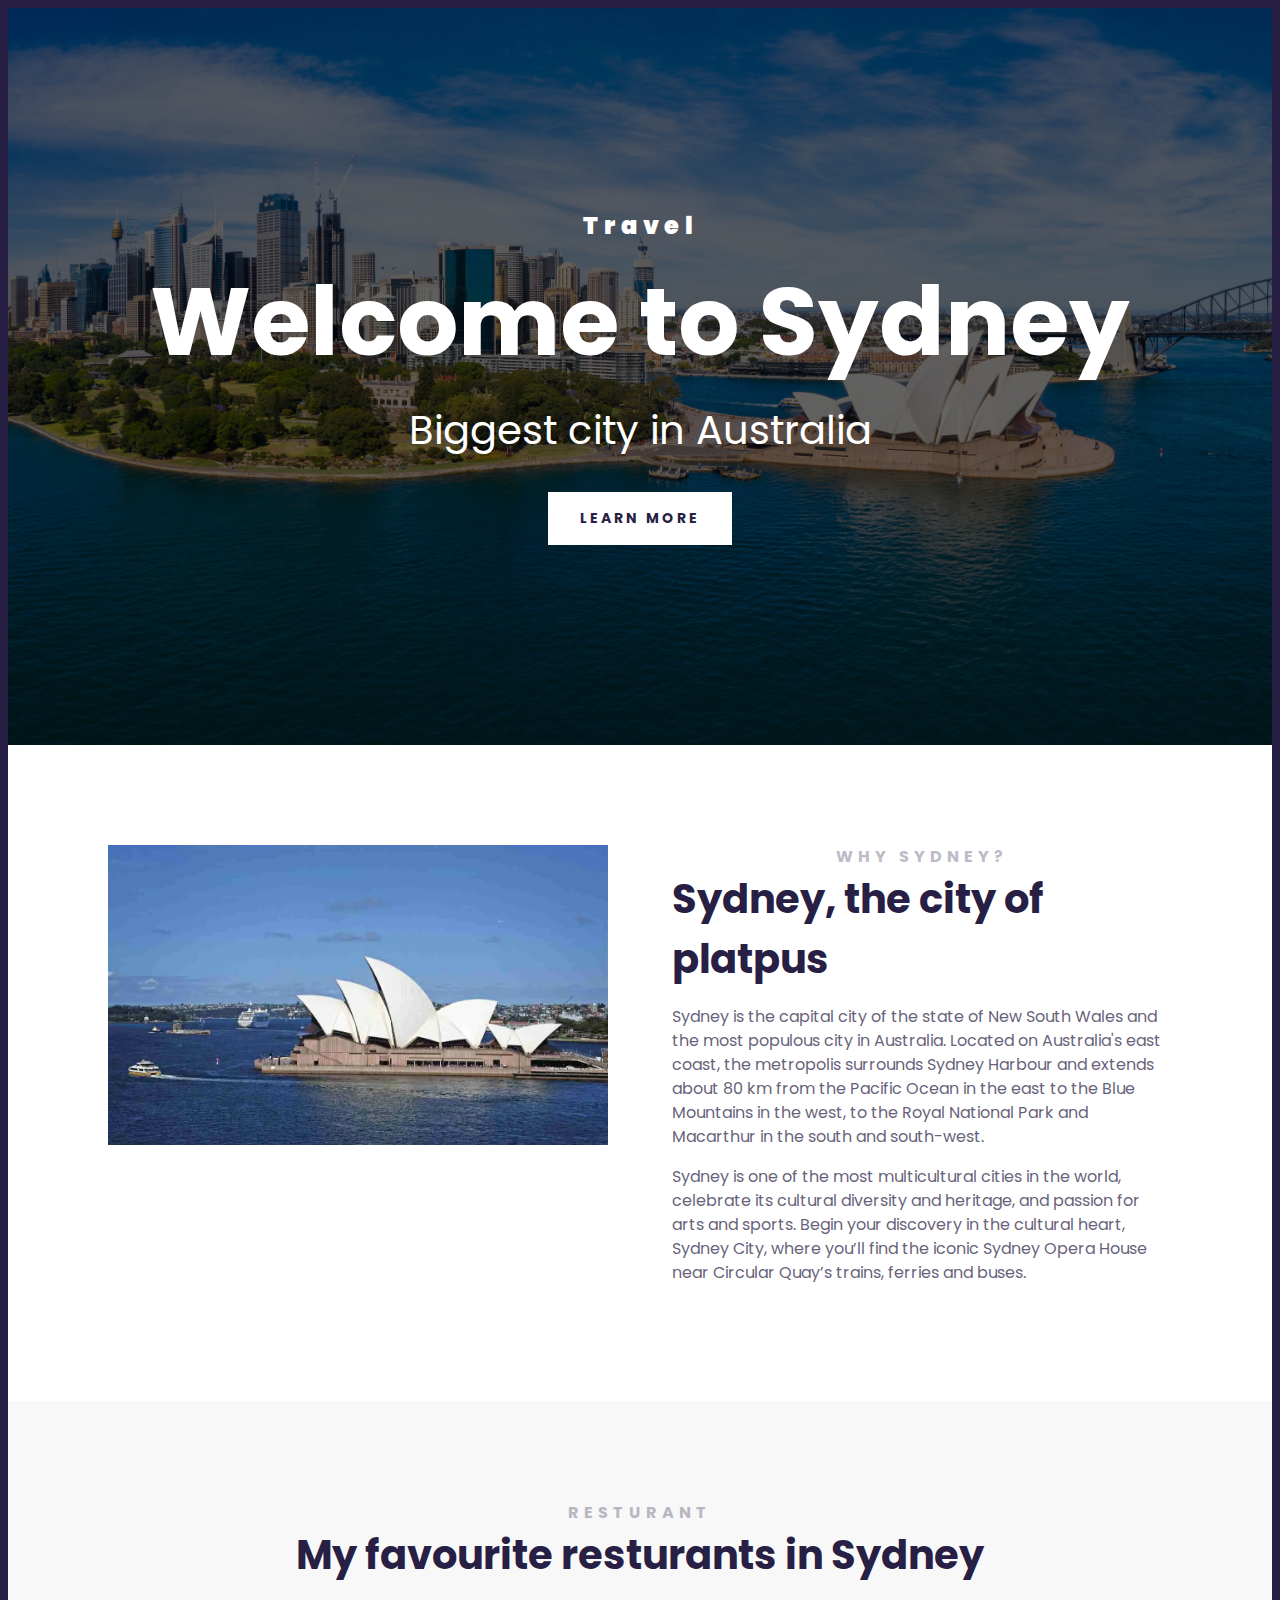
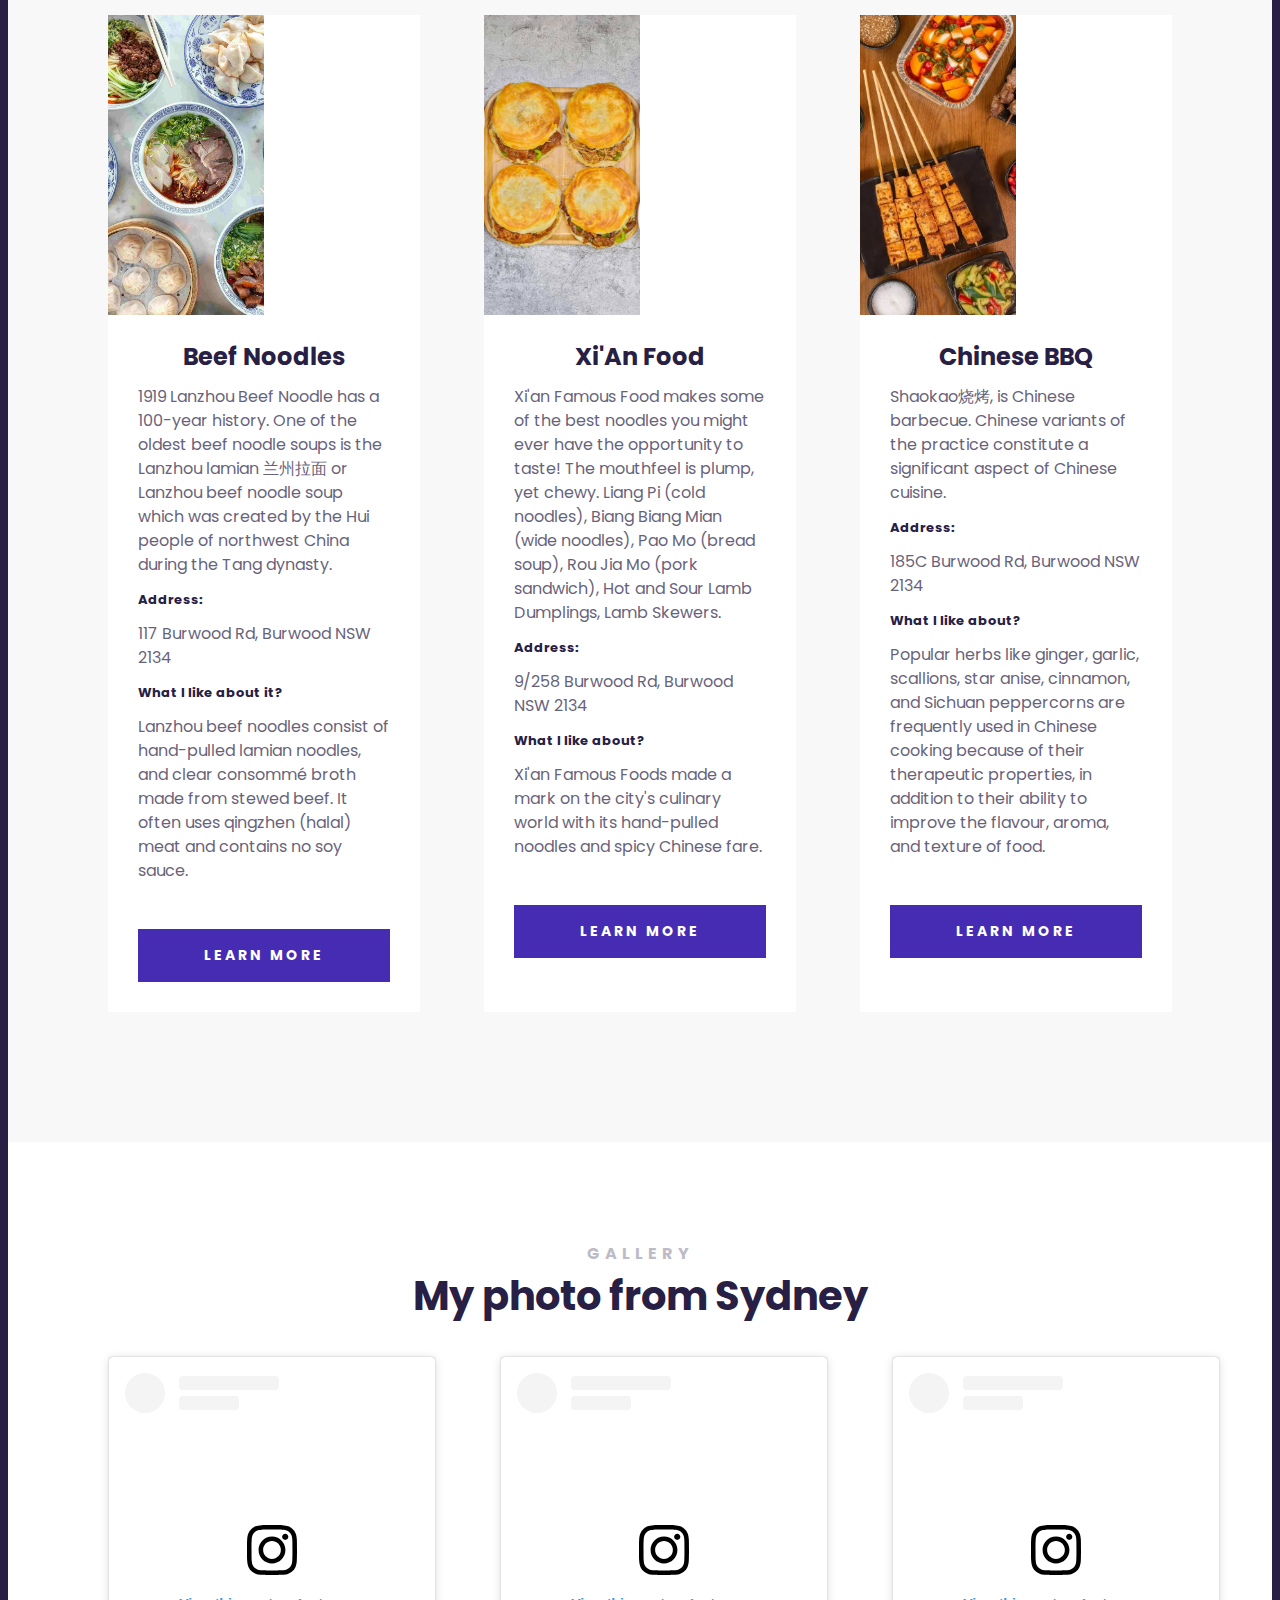
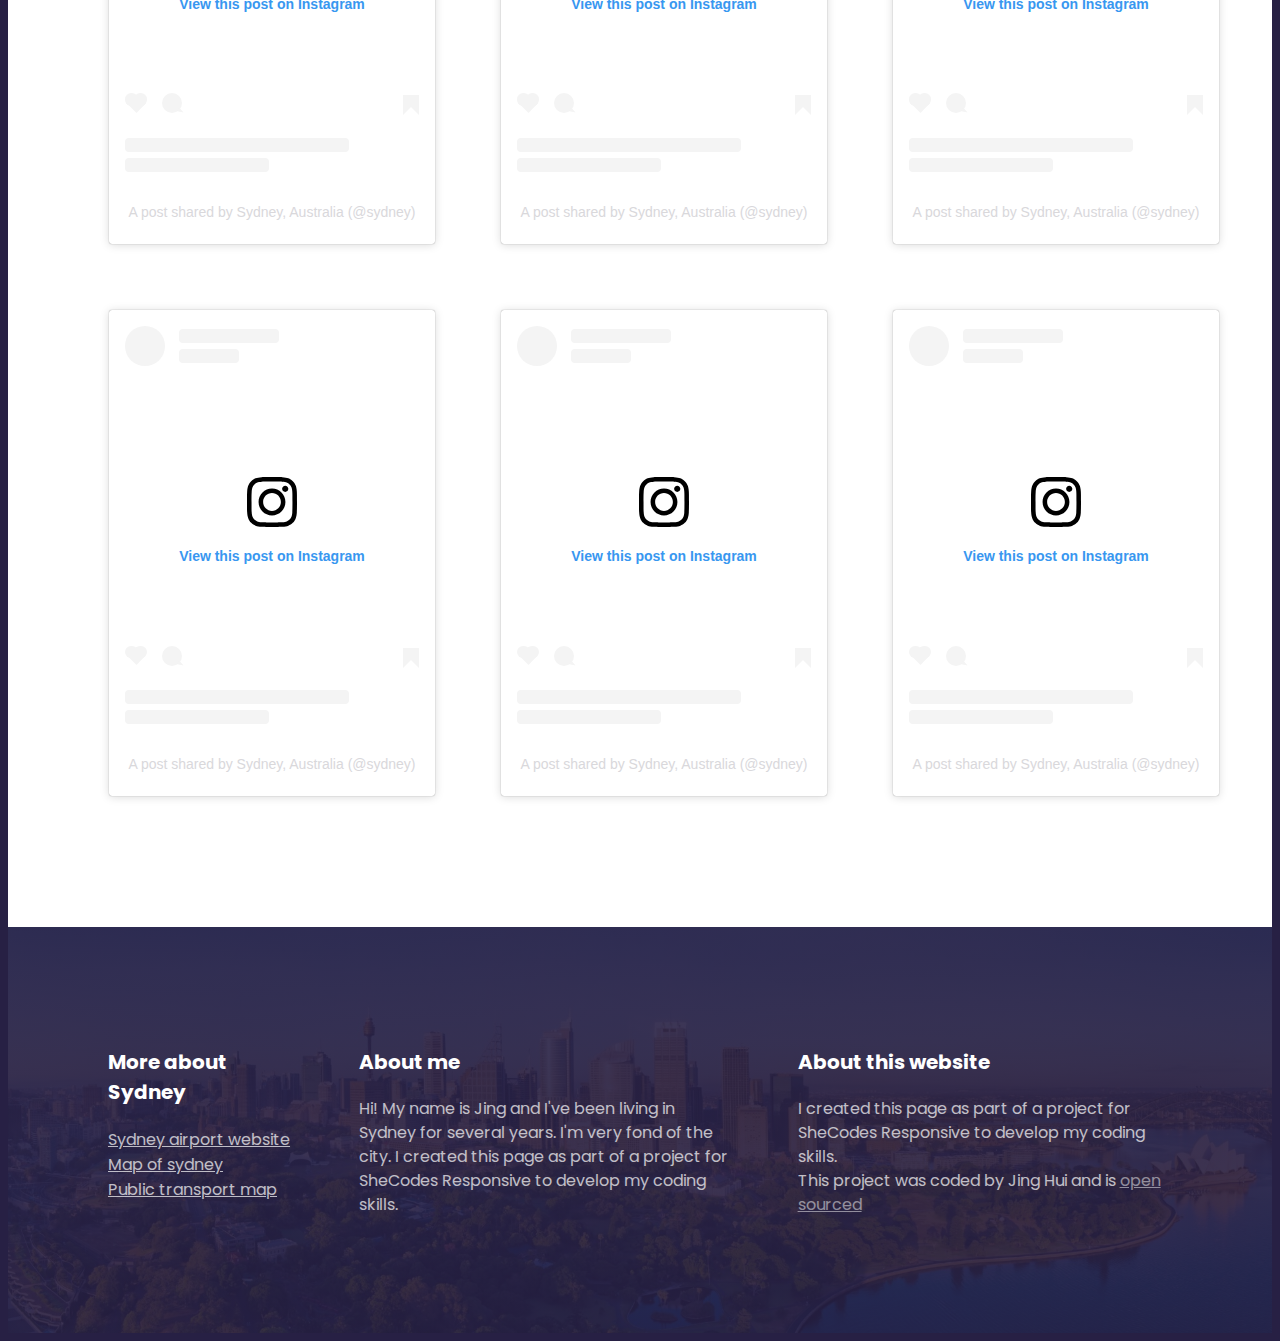
<file: index.html>
<!DOCTYPE html>
<html lang="en">
  <head>
    <meta charset="UTF-8" />
    <meta http-equiv="X-UA-Compatible" content="IE=edge" />
    <meta name="viewport" content="width=device-width, initial-scale=1.0" />
    <link rel="preconnect" href="https://fonts.googleapis.com" />
    <link rel="preconnect" href="https://fonts.gstatic.com" crossorigin />
    <link
      href="https://fonts.googleapis.com/css2?family=Poppins:ital,wght@0,100;0,200;0,300;0,400;0,500;0,600;0,700;0,800;0,900;1,100;1,200;1,300;1,400;1,500;1,600;1,700;1,800;1,900&display=swap"
      rel="stylesheet"
    />
    <link rel="stylesheet" href="src/styles.css" />
    <title>Welcome to Sydney</title>
   </head>
  <body>
    <div class="container">
    <header>
    <h3>Travel</h3>
    <h1>Welcome to Sydney</h1>
    <h2>Biggest city in Australia</h2> 
    <a href="#more">learn more</a>
    </header>

    <main>
      <section class="grid grid-2-columns">
        <div>
          <img
            src="images/Opera-House.webp"
            alt="sydney Building"
            class="img-responsive" />
        </div>
        <div>
          <h2>Why Sydney?</h2>
          <h3>Sydney, the city of platpus</h3>
          <p>
            Sydney is the capital city of the state of New South Wales and the most populous city in Australia. Located on Australia's east coast, the metropolis surrounds Sydney Harbour and extends about 80 km from the Pacific Ocean in the east to the Blue Mountains in the west, to the Royal National Park and Macarthur in the south and south-west.
          </p>

          <p>
            Sydney is one of the most multicultural cities in the world, celebrate its cultural diversity and heritage, and passion for arts and sports. Begin your discovery in the cultural heart, Sydney City, where you’ll find the iconic Sydney Opera House near Circular Quay’s trains, ferries and buses.
          </p>
        </div>
      </section>

      <section class="secondary">
        <h2 class="text-center">Resturant</h2>
        <h3 class="text-center">My favourite resturants in Sydney</h3>
        
        <div class="grid grid-3-columns">
           <div class="card">
            <div class="card-header grid grid-2-columns">
             <img 
               src="images/beef noodle.jpeg" 
               alt=""
               class="img-responsive" 
             />

             <iframe 
               src="https://www.google.com/maps/embed?pb=!1m18!1m12!1m3!1d3312.505461138838!2d151.10112337210532!3d-33.87663381945831!2m3!1f0!2f0!3f0!3m2!1i1024!2i768!4f13.1!3m3!1m2!1s0x6b12bb39a1d885ed%3A0x3ba2c4e1189d4370!2s1919%20Lanzhou%20Beef%20Noodle%20(Burwood)!5e0!3m2!1szh-CN!2sau!4v1740644935964!5m2!1szh-CN!2sau" 
               class="embed"
               style="border:0;" 
               allowfullscreen="" 
               loading="lazy" 
               referrerpolicy="no-referrer-when-downgrade">
              </iframe>
             </div>

             <div class="card-body">
             <h4>Beef Noodles </h4>
             <p>
               1919 Lanzhou Beef Noodle has a 100-year history. One of the oldest beef noodle soups is the Lanzhou lamian 兰州拉面 or Lanzhou beef noodle soup which was created by the Hui people of northwest China during the Tang dynasty.
              </p>
              <h5>Address:</h5>
              <p>117 Burwood Rd, Burwood NSW 2134</p>
              <h5>What I like about it?</h5>
                <p>
                  Lanzhou beef noodles consist of hand-pulled lamian noodles, and clear consommé broth made from stewed beef. It often uses qingzhen (halal) meat and contains no soy sauce.
                </p>
                 </div>
                  <div class="card-footer">
                  <a 
                  href="https://maps.app.goo.gl/9PiCK6XYkQ3dfr2UA" 
                  class="btn" 
                  target="_blank"
                  >Learn More
                  </a>
                </div>
             </div>

          <div class="card">
            <div class="card-header grid grid-2-columns">
             <img 
              src="images/xi'an food.jpg" 
              alt=""
              class="img-responsive" 
              />
              <iframe 
                src="https://www.google.com/maps/embed?pb=!1m18!1m12!1m3!1d3312.3609184912357!2d151.1033751!3d-33.880357499999995!2m3!1f0!2f0!3f0!3m2!1i1024!2i768!4f13.1!3m3!1m2!1s0x6b12bb02234a1a57%3A0x9aa8e6d78b42a30e!2sCheng%E2%80%99s%20Xi%E2%80%99an%20Traditional%20Foods!5e0!3m2!1sen!2sau!4v1740645513287!5m2!1sen!2sau" 
                class="embed" 
                style="border:0;" 
                allowfullscreen="" 
                loading="lazy" 
                referrerpolicy="no-referrer-when-downgrade">
              </iframe>
            </div>

            <div class="card-body">
            <h4>Xi'An Food </h4>
            <p> 
              Xi'an Famous Food makes some of the best noodles you might ever have the opportunity to taste! The mouthfeel is plump, yet chewy. Liang Pi (cold noodles), Biang Biang Mian (wide noodles), Pao Mo (bread soup), Rou Jia Mo (pork sandwich), Hot and Sour Lamb Dumplings, Lamb Skewers.
             </p>
             <h5>Address: </h5>
               <p> 9/258 Burwood Rd, Burwood NSW 2134 </p>
                 <h5>What I like about? </h5>
                 <p>
                  Xi'an Famous Foods made a mark on the city's culinary world with its hand-pulled noodles and spicy Chinese fare.
                </p>
                 </div>
                 <div class="card-footer">
                 <a 
                   href="https://maps.app.goo.gl/gq8Urb7RLhL6cZnw9" 
                   class="btn"
                   target="_blank"
                 >Learn More
                </a>
            </div>
          </div>

          <div class="card">
          <div class="card-header grid grid-2-columns">
              <img 
                src="images/BBQ.webp" 
                alt=""
                class="img-responsive" 
                />

                <iframe src="https://www.google.com/maps/embed?pb=!1m14!1m8!1m3!1d106000.59137528652!2d150.9595025!3d-33.8762984!3m2!1i1024!2i768!4f13.1!3m3!1m2!1s0x6b12bbbe2e38b947%3A0xd5b8c9c7fc0f0ce!2z54KJ5Lit54Gr54m56Imy54Ok5Liy54Ok6IKJIEx1IFpob25nIEh1byBCQlEgU2tld2Vycw!5e0!3m2!1sen!2sau!4v1740645677941!5m2!1sen!2sau" 
                  class="embed"
                  style="border:0;" 
                  allowfullscreen="" 
                  loading="lazy" 
                  referrerpolicy="no-referrer-when-downgrade">
                </iframe>
                </div>

               <div class="card-body">
                <h4>Chinese BBQ </h4>
              <p>
                Shaokao烧烤, is Chinese barbecue. Chinese variants of the practice constitute a significant aspect of Chinese cuisine. 
              </p>
               <h5>Address:</h5>
                 <p> 185C Burwood Rd, Burwood NSW 2134 </p>
                   <h5>What I like about? </h5>
                   <p>
                    Popular herbs like ginger, garlic, scallions, star anise, cinnamon, and Sichuan peppercorns are frequently used in Chinese cooking because of their therapeutic properties, in addition to their ability to improve the flavour, aroma, and texture of food. 
                  </p>
                   </div>
                   <div class="card-footer">
                    <a 
                    href="https://maps.app.goo.gl/bNMgKQoDtK2qMRC68" 
                    class="btn"
                    target="_blank"
                   >Learn More
                   </a>
                 </div>
               </div>
             </div>
           </section>

       <section>
         <h2 class="text-center">Gallery</h2>
          <h3 class="text-center">My photo from Sydney</h3>
           <div class="instagram-embeds">

          <div class="grid grid-3-columns">
            
            <blockquote class="instagram-media" data-instgrm-permalink="https://www.instagram.com/reel/DBQoLu2JQ5l/?utm_source=ig_embed&amp;utm_campaign=loading" data-instgrm-version="14" style=" background:#FFF; border:0; border-radius:3px; box-shadow:0 0 1px 0 rgba(0,0,0,0.5),0 1px 10px 0 rgba(0,0,0,0.15); margin: 1px; max-width:540px; min-width:326px; padding:0; width:99.375%; width:-webkit-calc(100% - 2px); width:calc(100% - 2px);"><div style="padding:16px;"> <a href="https://www.instagram.com/reel/DBQoLu2JQ5l/?utm_source=ig_embed&amp;utm_campaign=loading" style=" background:#FFFFFF; line-height:0; padding:0 0; text-align:center; text-decoration:none; width:100%;" target="_blank"> <div style=" display: flex; flex-direction: row; align-items: center;"> <div style="background-color: #F4F4F4; border-radius: 50%; flex-grow: 0; height: 40px; margin-right: 14px; width: 40px;"></div> <div style="display: flex; flex-direction: column; flex-grow: 1; justify-content: center;"> <div style=" background-color: #F4F4F4; border-radius: 4px; flex-grow: 0; height: 14px; margin-bottom: 6px; width: 100px;"></div> <div style=" background-color: #F4F4F4; border-radius: 4px; flex-grow: 0; height: 14px; width: 60px;"></div></div></div><div style="padding: 19% 0;"></div> <div style="display:block; height:50px; margin:0 auto 12px; width:50px;"><svg width="50px" height="50px" viewBox="0 0 60 60" version="1.1" xmlns="https://www.w3.org/2000/svg" xmlns:xlink="https://www.w3.org/1999/xlink"><g stroke="none" stroke-width="1" fill="none" fill-rule="evenodd"><g transform="translate(-511.000000, -20.000000)" fill="#000000"><g><path d="M556.869,30.41 C554.814,30.41 553.148,32.076 553.148,34.131 C553.148,36.186 554.814,37.852 556.869,37.852 C558.924,37.852 560.59,36.186 560.59,34.131 C560.59,32.076 558.924,30.41 556.869,30.41 M541,60.657 C535.114,60.657 530.342,55.887 530.342,50 C530.342,44.114 535.114,39.342 541,39.342 C546.887,39.342 551.658,44.114 551.658,50 C551.658,55.887 546.887,60.657 541,60.657 M541,33.886 C532.1,33.886 524.886,41.1 524.886,50 C524.886,58.899 532.1,66.113 541,66.113 C549.9,66.113 557.115,58.899 557.115,50 C557.115,41.1 549.9,33.886 541,33.886 M565.378,62.101 C565.244,65.022 564.756,66.606 564.346,67.663 C563.803,69.06 563.154,70.057 562.106,71.106 C561.058,72.155 560.06,72.803 558.662,73.347 C557.607,73.757 556.021,74.244 553.102,74.378 C549.944,74.521 548.997,74.552 541,74.552 C533.003,74.552 532.056,74.521 528.898,74.378 C525.979,74.244 524.393,73.757 523.338,73.347 C521.94,72.803 520.942,72.155 519.894,71.106 C518.846,70.057 518.197,69.06 517.654,67.663 C517.244,66.606 516.755,65.022 516.623,62.101 C516.479,58.943 516.448,57.996 516.448,50 C516.448,42.003 516.479,41.056 516.623,37.899 C516.755,34.978 517.244,33.391 517.654,32.338 C518.197,30.938 518.846,29.942 519.894,28.894 C520.942,27.846 521.94,27.196 523.338,26.654 C524.393,26.244 525.979,25.756 528.898,25.623 C532.057,25.479 533.004,25.448 541,25.448 C548.997,25.448 549.943,25.479 553.102,25.623 C556.021,25.756 557.607,26.244 558.662,26.654 C560.06,27.196 561.058,27.846 562.106,28.894 C563.154,29.942 563.803,30.938 564.346,32.338 C564.756,33.391 565.244,34.978 565.378,37.899 C565.522,41.056 565.552,42.003 565.552,50 C565.552,57.996 565.522,58.943 565.378,62.101 M570.82,37.631 C570.674,34.438 570.167,32.258 569.425,30.349 C568.659,28.377 567.633,26.702 565.965,25.035 C564.297,23.368 562.623,22.342 560.652,21.575 C558.743,20.834 556.562,20.326 553.369,20.18 C550.169,20.033 549.148,20 541,20 C532.853,20 531.831,20.033 528.631,20.18 C525.438,20.326 523.257,20.834 521.349,21.575 C519.376,22.342 517.703,23.368 516.035,25.035 C514.368,26.702 513.342,28.377 512.574,30.349 C511.834,32.258 511.326,34.438 511.181,37.631 C511.035,40.831 511,41.851 511,50 C511,58.147 511.035,59.17 511.181,62.369 C511.326,65.562 511.834,67.743 512.574,69.651 C513.342,71.625 514.368,73.296 516.035,74.965 C517.703,76.634 519.376,77.658 521.349,78.425 C523.257,79.167 525.438,79.673 528.631,79.82 C531.831,79.965 532.853,80.001 541,80.001 C549.148,80.001 550.169,79.965 553.369,79.82 C556.562,79.673 558.743,79.167 560.652,78.425 C562.623,77.658 564.297,76.634 565.965,74.965 C567.633,73.296 568.659,71.625 569.425,69.651 C570.167,67.743 570.674,65.562 570.82,62.369 C570.966,59.17 571,58.147 571,50 C571,41.851 570.966,40.831 570.82,37.631"></path></g></g></g></svg></div><div style="padding-top: 8px;"> <div style=" color:#3897f0; font-family:Arial,sans-serif; font-size:14px; font-style:normal; font-weight:550; line-height:18px;">View this post on Instagram</div></div><div style="padding: 12.5% 0;"></div> <div style="display: flex; flex-direction: row; margin-bottom: 14px; align-items: center;"><div> <div style="background-color: #F4F4F4; border-radius: 50%; height: 12.5px; width: 12.5px; transform: translateX(0px) translateY(7px);"></div> <div style="background-color: #F4F4F4; height: 12.5px; transform: rotate(-45deg) translateX(3px) translateY(1px); width: 12.5px; flex-grow: 0; margin-right: 14px; margin-left: 2px;"></div> <div style="background-color: #F4F4F4; border-radius: 50%; height: 12.5px; width: 12.5px; transform: translateX(9px) translateY(-18px);"></div></div><div style="margin-left: 8px;"> <div style=" background-color: #F4F4F4; border-radius: 50%; flex-grow: 0; height: 20px; width: 20px;"></div> <div style=" width: 0; height: 0; border-top: 2px solid transparent; border-left: 6px solid #f4f4f4; border-bottom: 2px solid transparent; transform: translateX(16px) translateY(-4px) rotate(30deg)"></div></div><div style="margin-left: auto;"> <div style=" width: 0px; border-top: 8px solid #F4F4F4; border-right: 8px solid transparent; transform: translateY(16px);"></div> <div style=" background-color: #F4F4F4; flex-grow: 0; height: 12px; width: 16px; transform: translateY(-4px);"></div> <div style=" width: 0; height: 0; border-top: 8px solid #F4F4F4; border-left: 8px solid transparent; transform: translateY(-4px) translateX(8px);"></div></div></div> <div style="display: flex; flex-direction: column; flex-grow: 1; justify-content: center; margin-bottom: 24px;"> <div style=" background-color: #F4F4F4; border-radius: 4px; flex-grow: 0; height: 14px; margin-bottom: 6px; width: 224px;"></div> <div style=" background-color: #F4F4F4; border-radius: 4px; flex-grow: 0; height: 14px; width: 144px;"></div></div></a><p style=" color:#c9c8cd; font-family:Arial,sans-serif; font-size:14px; line-height:17px; margin-bottom:0; margin-top:8px; overflow:hidden; padding:8px 0 7px; text-align:center; text-overflow:ellipsis; white-space:nowrap;"><a href="https://www.instagram.com/reel/DBQoLu2JQ5l/?utm_source=ig_embed&amp;utm_campaign=loading" style=" color:#c9c8cd; font-family:Arial,sans-serif; font-size:14px; font-style:normal; font-weight:normal; line-height:17px; text-decoration:none;" target="_blank">A post shared by Sydney, Australia (@sydney)</a></p></div></blockquote>
            
            <blockquote class="instagram-media" data-instgrm-permalink="https://www.instagram.com/reel/DF9lvLZAZI0/?utm_source=ig_embed&amp;utm_campaign=loading" data-instgrm-version="14" style=" background:#FFF; border:0; border-radius:3px; box-shadow:0 0 1px 0 rgba(0,0,0,0.5),0 1px 10px 0 rgba(0,0,0,0.15); margin: 1px; max-width:540px; min-width:326px; padding:0; width:99.375%; width:-webkit-calc(100% - 2px); width:calc(100% - 2px);"><div style="padding:16px;"> <a href="https://www.instagram.com/reel/DF9lvLZAZI0/?utm_source=ig_embed&amp;utm_campaign=loading" style=" background:#FFFFFF; line-height:0; padding:0 0; text-align:center; text-decoration:none; width:100%;" target="_blank"> <div style=" display: flex; flex-direction: row; align-items: center;"> <div style="background-color: #F4F4F4; border-radius: 50%; flex-grow: 0; height: 40px; margin-right: 14px; width: 40px;"></div> <div style="display: flex; flex-direction: column; flex-grow: 1; justify-content: center;"> <div style=" background-color: #F4F4F4; border-radius: 4px; flex-grow: 0; height: 14px; margin-bottom: 6px; width: 100px;"></div> <div style=" background-color: #F4F4F4; border-radius: 4px; flex-grow: 0; height: 14px; width: 60px;"></div></div></div><div style="padding: 19% 0;"></div> <div style="display:block; height:50px; margin:0 auto 12px; width:50px;"><svg width="50px" height="50px" viewBox="0 0 60 60" version="1.1" xmlns="https://www.w3.org/2000/svg" xmlns:xlink="https://www.w3.org/1999/xlink"><g stroke="none" stroke-width="1" fill="none" fill-rule="evenodd"><g transform="translate(-511.000000, -20.000000)" fill="#000000"><g><path d="M556.869,30.41 C554.814,30.41 553.148,32.076 553.148,34.131 C553.148,36.186 554.814,37.852 556.869,37.852 C558.924,37.852 560.59,36.186 560.59,34.131 C560.59,32.076 558.924,30.41 556.869,30.41 M541,60.657 C535.114,60.657 530.342,55.887 530.342,50 C530.342,44.114 535.114,39.342 541,39.342 C546.887,39.342 551.658,44.114 551.658,50 C551.658,55.887 546.887,60.657 541,60.657 M541,33.886 C532.1,33.886 524.886,41.1 524.886,50 C524.886,58.899 532.1,66.113 541,66.113 C549.9,66.113 557.115,58.899 557.115,50 C557.115,41.1 549.9,33.886 541,33.886 M565.378,62.101 C565.244,65.022 564.756,66.606 564.346,67.663 C563.803,69.06 563.154,70.057 562.106,71.106 C561.058,72.155 560.06,72.803 558.662,73.347 C557.607,73.757 556.021,74.244 553.102,74.378 C549.944,74.521 548.997,74.552 541,74.552 C533.003,74.552 532.056,74.521 528.898,74.378 C525.979,74.244 524.393,73.757 523.338,73.347 C521.94,72.803 520.942,72.155 519.894,71.106 C518.846,70.057 518.197,69.06 517.654,67.663 C517.244,66.606 516.755,65.022 516.623,62.101 C516.479,58.943 516.448,57.996 516.448,50 C516.448,42.003 516.479,41.056 516.623,37.899 C516.755,34.978 517.244,33.391 517.654,32.338 C518.197,30.938 518.846,29.942 519.894,28.894 C520.942,27.846 521.94,27.196 523.338,26.654 C524.393,26.244 525.979,25.756 528.898,25.623 C532.057,25.479 533.004,25.448 541,25.448 C548.997,25.448 549.943,25.479 553.102,25.623 C556.021,25.756 557.607,26.244 558.662,26.654 C560.06,27.196 561.058,27.846 562.106,28.894 C563.154,29.942 563.803,30.938 564.346,32.338 C564.756,33.391 565.244,34.978 565.378,37.899 C565.522,41.056 565.552,42.003 565.552,50 C565.552,57.996 565.522,58.943 565.378,62.101 M570.82,37.631 C570.674,34.438 570.167,32.258 569.425,30.349 C568.659,28.377 567.633,26.702 565.965,25.035 C564.297,23.368 562.623,22.342 560.652,21.575 C558.743,20.834 556.562,20.326 553.369,20.18 C550.169,20.033 549.148,20 541,20 C532.853,20 531.831,20.033 528.631,20.18 C525.438,20.326 523.257,20.834 521.349,21.575 C519.376,22.342 517.703,23.368 516.035,25.035 C514.368,26.702 513.342,28.377 512.574,30.349 C511.834,32.258 511.326,34.438 511.181,37.631 C511.035,40.831 511,41.851 511,50 C511,58.147 511.035,59.17 511.181,62.369 C511.326,65.562 511.834,67.743 512.574,69.651 C513.342,71.625 514.368,73.296 516.035,74.965 C517.703,76.634 519.376,77.658 521.349,78.425 C523.257,79.167 525.438,79.673 528.631,79.82 C531.831,79.965 532.853,80.001 541,80.001 C549.148,80.001 550.169,79.965 553.369,79.82 C556.562,79.673 558.743,79.167 560.652,78.425 C562.623,77.658 564.297,76.634 565.965,74.965 C567.633,73.296 568.659,71.625 569.425,69.651 C570.167,67.743 570.674,65.562 570.82,62.369 C570.966,59.17 571,58.147 571,50 C571,41.851 570.966,40.831 570.82,37.631"></path></g></g></g></svg></div><div style="padding-top: 8px;"> <div style=" color:#3897f0; font-family:Arial,sans-serif; font-size:14px; font-style:normal; font-weight:550; line-height:18px;">View this post on Instagram</div></div><div style="padding: 12.5% 0;"></div> <div style="display: flex; flex-direction: row; margin-bottom: 14px; align-items: center;"><div> <div style="background-color: #F4F4F4; border-radius: 50%; height: 12.5px; width: 12.5px; transform: translateX(0px) translateY(7px);"></div> <div style="background-color: #F4F4F4; height: 12.5px; transform: rotate(-45deg) translateX(3px) translateY(1px); width: 12.5px; flex-grow: 0; margin-right: 14px; margin-left: 2px;"></div> <div style="background-color: #F4F4F4; border-radius: 50%; height: 12.5px; width: 12.5px; transform: translateX(9px) translateY(-18px);"></div></div><div style="margin-left: 8px;"> <div style=" background-color: #F4F4F4; border-radius: 50%; flex-grow: 0; height: 20px; width: 20px;"></div> <div style=" width: 0; height: 0; border-top: 2px solid transparent; border-left: 6px solid #f4f4f4; border-bottom: 2px solid transparent; transform: translateX(16px) translateY(-4px) rotate(30deg)"></div></div><div style="margin-left: auto;"> <div style=" width: 0px; border-top: 8px solid #F4F4F4; border-right: 8px solid transparent; transform: translateY(16px);"></div> <div style=" background-color: #F4F4F4; flex-grow: 0; height: 12px; width: 16px; transform: translateY(-4px);"></div> <div style=" width: 0; height: 0; border-top: 8px solid #F4F4F4; border-left: 8px solid transparent; transform: translateY(-4px) translateX(8px);"></div></div></div> <div style="display: flex; flex-direction: column; flex-grow: 1; justify-content: center; margin-bottom: 24px;"> <div style=" background-color: #F4F4F4; border-radius: 4px; flex-grow: 0; height: 14px; margin-bottom: 6px; width: 224px;"></div> <div style=" background-color: #F4F4F4; border-radius: 4px; flex-grow: 0; height: 14px; width: 144px;"></div></div></a><p style=" color:#c9c8cd; font-family:Arial,sans-serif; font-size:14px; line-height:17px; margin-bottom:0; margin-top:8px; overflow:hidden; padding:8px 0 7px; text-align:center; text-overflow:ellipsis; white-space:nowrap;"><a href="https://www.instagram.com/reel/DF9lvLZAZI0/?utm_source=ig_embed&amp;utm_campaign=loading" style=" color:#c9c8cd; font-family:Arial,sans-serif; font-size:14px; font-style:normal; font-weight:normal; line-height:17px; text-decoration:none;" target="_blank">A post shared by Sydney, Australia (@sydney)</a></p></div></blockquote>
              
            <blockquote class="instagram-media" data-instgrm-permalink="https://www.instagram.com/reel/DEQccTpBRHP/?utm_source=ig_embed&amp;utm_campaign=loading" data-instgrm-version="14" style=" background:#FFF; border:0; border-radius:3px; box-shadow:0 0 1px 0 rgba(0,0,0,0.5),0 1px 10px 0 rgba(0,0,0,0.15); margin: 1px; max-width:540px; min-width:326px; padding:0; width:99.375%; width:-webkit-calc(100% - 2px); width:calc(100% - 2px);"><div style="padding:16px;"> <a href="https://www.instagram.com/reel/DEQccTpBRHP/?utm_source=ig_embed&amp;utm_campaign=loading" style=" background:#FFFFFF; line-height:0; padding:0 0; text-align:center; text-decoration:none; width:100%;" target="_blank"> <div style=" display: flex; flex-direction: row; align-items: center;"> <div style="background-color: #F4F4F4; border-radius: 50%; flex-grow: 0; height: 40px; margin-right: 14px; width: 40px;"></div> <div style="display: flex; flex-direction: column; flex-grow: 1; justify-content: center;"> <div style=" background-color: #F4F4F4; border-radius: 4px; flex-grow: 0; height: 14px; margin-bottom: 6px; width: 100px;"></div> <div style=" background-color: #F4F4F4; border-radius: 4px; flex-grow: 0; height: 14px; width: 60px;"></div></div></div><div style="padding: 19% 0;"></div> <div style="display:block; height:50px; margin:0 auto 12px; width:50px;"><svg width="50px" height="50px" viewBox="0 0 60 60" version="1.1" xmlns="https://www.w3.org/2000/svg" xmlns:xlink="https://www.w3.org/1999/xlink"><g stroke="none" stroke-width="1" fill="none" fill-rule="evenodd"><g transform="translate(-511.000000, -20.000000)" fill="#000000"><g><path d="M556.869,30.41 C554.814,30.41 553.148,32.076 553.148,34.131 C553.148,36.186 554.814,37.852 556.869,37.852 C558.924,37.852 560.59,36.186 560.59,34.131 C560.59,32.076 558.924,30.41 556.869,30.41 M541,60.657 C535.114,60.657 530.342,55.887 530.342,50 C530.342,44.114 535.114,39.342 541,39.342 C546.887,39.342 551.658,44.114 551.658,50 C551.658,55.887 546.887,60.657 541,60.657 M541,33.886 C532.1,33.886 524.886,41.1 524.886,50 C524.886,58.899 532.1,66.113 541,66.113 C549.9,66.113 557.115,58.899 557.115,50 C557.115,41.1 549.9,33.886 541,33.886 M565.378,62.101 C565.244,65.022 564.756,66.606 564.346,67.663 C563.803,69.06 563.154,70.057 562.106,71.106 C561.058,72.155 560.06,72.803 558.662,73.347 C557.607,73.757 556.021,74.244 553.102,74.378 C549.944,74.521 548.997,74.552 541,74.552 C533.003,74.552 532.056,74.521 528.898,74.378 C525.979,74.244 524.393,73.757 523.338,73.347 C521.94,72.803 520.942,72.155 519.894,71.106 C518.846,70.057 518.197,69.06 517.654,67.663 C517.244,66.606 516.755,65.022 516.623,62.101 C516.479,58.943 516.448,57.996 516.448,50 C516.448,42.003 516.479,41.056 516.623,37.899 C516.755,34.978 517.244,33.391 517.654,32.338 C518.197,30.938 518.846,29.942 519.894,28.894 C520.942,27.846 521.94,27.196 523.338,26.654 C524.393,26.244 525.979,25.756 528.898,25.623 C532.057,25.479 533.004,25.448 541,25.448 C548.997,25.448 549.943,25.479 553.102,25.623 C556.021,25.756 557.607,26.244 558.662,26.654 C560.06,27.196 561.058,27.846 562.106,28.894 C563.154,29.942 563.803,30.938 564.346,32.338 C564.756,33.391 565.244,34.978 565.378,37.899 C565.522,41.056 565.552,42.003 565.552,50 C565.552,57.996 565.522,58.943 565.378,62.101 M570.82,37.631 C570.674,34.438 570.167,32.258 569.425,30.349 C568.659,28.377 567.633,26.702 565.965,25.035 C564.297,23.368 562.623,22.342 560.652,21.575 C558.743,20.834 556.562,20.326 553.369,20.18 C550.169,20.033 549.148,20 541,20 C532.853,20 531.831,20.033 528.631,20.18 C525.438,20.326 523.257,20.834 521.349,21.575 C519.376,22.342 517.703,23.368 516.035,25.035 C514.368,26.702 513.342,28.377 512.574,30.349 C511.834,32.258 511.326,34.438 511.181,37.631 C511.035,40.831 511,41.851 511,50 C511,58.147 511.035,59.17 511.181,62.369 C511.326,65.562 511.834,67.743 512.574,69.651 C513.342,71.625 514.368,73.296 516.035,74.965 C517.703,76.634 519.376,77.658 521.349,78.425 C523.257,79.167 525.438,79.673 528.631,79.82 C531.831,79.965 532.853,80.001 541,80.001 C549.148,80.001 550.169,79.965 553.369,79.82 C556.562,79.673 558.743,79.167 560.652,78.425 C562.623,77.658 564.297,76.634 565.965,74.965 C567.633,73.296 568.659,71.625 569.425,69.651 C570.167,67.743 570.674,65.562 570.82,62.369 C570.966,59.17 571,58.147 571,50 C571,41.851 570.966,40.831 570.82,37.631"></path></g></g></g></svg></div><div style="padding-top: 8px;"> <div style=" color:#3897f0; font-family:Arial,sans-serif; font-size:14px; font-style:normal; font-weight:550; line-height:18px;">View this post on Instagram</div></div><div style="padding: 12.5% 0;"></div> <div style="display: flex; flex-direction: row; margin-bottom: 14px; align-items: center;"><div> <div style="background-color: #F4F4F4; border-radius: 50%; height: 12.5px; width: 12.5px; transform: translateX(0px) translateY(7px);"></div> <div style="background-color: #F4F4F4; height: 12.5px; transform: rotate(-45deg) translateX(3px) translateY(1px); width: 12.5px; flex-grow: 0; margin-right: 14px; margin-left: 2px;"></div> <div style="background-color: #F4F4F4; border-radius: 50%; height: 12.5px; width: 12.5px; transform: translateX(9px) translateY(-18px);"></div></div><div style="margin-left: 8px;"> <div style=" background-color: #F4F4F4; border-radius: 50%; flex-grow: 0; height: 20px; width: 20px;"></div> <div style=" width: 0; height: 0; border-top: 2px solid transparent; border-left: 6px solid #f4f4f4; border-bottom: 2px solid transparent; transform: translateX(16px) translateY(-4px) rotate(30deg)"></div></div><div style="margin-left: auto;"> <div style=" width: 0px; border-top: 8px solid #F4F4F4; border-right: 8px solid transparent; transform: translateY(16px);"></div> <div style=" background-color: #F4F4F4; flex-grow: 0; height: 12px; width: 16px; transform: translateY(-4px);"></div> <div style=" width: 0; height: 0; border-top: 8px solid #F4F4F4; border-left: 8px solid transparent; transform: translateY(-4px) translateX(8px);"></div></div></div> <div style="display: flex; flex-direction: column; flex-grow: 1; justify-content: center; margin-bottom: 24px;"> <div style=" background-color: #F4F4F4; border-radius: 4px; flex-grow: 0; height: 14px; margin-bottom: 6px; width: 224px;"></div> <div style=" background-color: #F4F4F4; border-radius: 4px; flex-grow: 0; height: 14px; width: 144px;"></div></div></a><p style=" color:#c9c8cd; font-family:Arial,sans-serif; font-size:14px; line-height:17px; margin-bottom:0; margin-top:8px; overflow:hidden; padding:8px 0 7px; text-align:center; text-overflow:ellipsis; white-space:nowrap;"><a href="https://www.instagram.com/reel/DEQccTpBRHP/?utm_source=ig_embed&amp;utm_campaign=loading" style=" color:#c9c8cd; font-family:Arial,sans-serif; font-size:14px; font-style:normal; font-weight:normal; line-height:17px; text-decoration:none;" target="_blank">A post shared by Sydney, Australia (@sydney)</a></p></div></blockquote>
              
            <blockquote class="instagram-media" data-instgrm-permalink="https://www.instagram.com/reel/DFjGX-uzpc5/?utm_source=ig_embed&amp;utm_campaign=loading" data-instgrm-version="14" style=" background:#FFF; border:0; border-radius:3px; box-shadow:0 0 1px 0 rgba(0,0,0,0.5),0 1px 10px 0 rgba(0,0,0,0.15); margin: 1px; max-width:540px; min-width:326px; padding:0; width:99.375%; width:-webkit-calc(100% - 2px); width:calc(100% - 2px);"><div style="padding:16px;"> <a href="https://www.instagram.com/reel/DFjGX-uzpc5/?utm_source=ig_embed&amp;utm_campaign=loading" style=" background:#FFFFFF; line-height:0; padding:0 0; text-align:center; text-decoration:none; width:100%;" target="_blank"> <div style=" display: flex; flex-direction: row; align-items: center;"> <div style="background-color: #F4F4F4; border-radius: 50%; flex-grow: 0; height: 40px; margin-right: 14px; width: 40px;"></div> <div style="display: flex; flex-direction: column; flex-grow: 1; justify-content: center;"> <div style=" background-color: #F4F4F4; border-radius: 4px; flex-grow: 0; height: 14px; margin-bottom: 6px; width: 100px;"></div> <div style=" background-color: #F4F4F4; border-radius: 4px; flex-grow: 0; height: 14px; width: 60px;"></div></div></div><div style="padding: 19% 0;"></div> <div style="display:block; height:50px; margin:0 auto 12px; width:50px;"><svg width="50px" height="50px" viewBox="0 0 60 60" version="1.1" xmlns="https://www.w3.org/2000/svg" xmlns:xlink="https://www.w3.org/1999/xlink"><g stroke="none" stroke-width="1" fill="none" fill-rule="evenodd"><g transform="translate(-511.000000, -20.000000)" fill="#000000"><g><path d="M556.869,30.41 C554.814,30.41 553.148,32.076 553.148,34.131 C553.148,36.186 554.814,37.852 556.869,37.852 C558.924,37.852 560.59,36.186 560.59,34.131 C560.59,32.076 558.924,30.41 556.869,30.41 M541,60.657 C535.114,60.657 530.342,55.887 530.342,50 C530.342,44.114 535.114,39.342 541,39.342 C546.887,39.342 551.658,44.114 551.658,50 C551.658,55.887 546.887,60.657 541,60.657 M541,33.886 C532.1,33.886 524.886,41.1 524.886,50 C524.886,58.899 532.1,66.113 541,66.113 C549.9,66.113 557.115,58.899 557.115,50 C557.115,41.1 549.9,33.886 541,33.886 M565.378,62.101 C565.244,65.022 564.756,66.606 564.346,67.663 C563.803,69.06 563.154,70.057 562.106,71.106 C561.058,72.155 560.06,72.803 558.662,73.347 C557.607,73.757 556.021,74.244 553.102,74.378 C549.944,74.521 548.997,74.552 541,74.552 C533.003,74.552 532.056,74.521 528.898,74.378 C525.979,74.244 524.393,73.757 523.338,73.347 C521.94,72.803 520.942,72.155 519.894,71.106 C518.846,70.057 518.197,69.06 517.654,67.663 C517.244,66.606 516.755,65.022 516.623,62.101 C516.479,58.943 516.448,57.996 516.448,50 C516.448,42.003 516.479,41.056 516.623,37.899 C516.755,34.978 517.244,33.391 517.654,32.338 C518.197,30.938 518.846,29.942 519.894,28.894 C520.942,27.846 521.94,27.196 523.338,26.654 C524.393,26.244 525.979,25.756 528.898,25.623 C532.057,25.479 533.004,25.448 541,25.448 C548.997,25.448 549.943,25.479 553.102,25.623 C556.021,25.756 557.607,26.244 558.662,26.654 C560.06,27.196 561.058,27.846 562.106,28.894 C563.154,29.942 563.803,30.938 564.346,32.338 C564.756,33.391 565.244,34.978 565.378,37.899 C565.522,41.056 565.552,42.003 565.552,50 C565.552,57.996 565.522,58.943 565.378,62.101 M570.82,37.631 C570.674,34.438 570.167,32.258 569.425,30.349 C568.659,28.377 567.633,26.702 565.965,25.035 C564.297,23.368 562.623,22.342 560.652,21.575 C558.743,20.834 556.562,20.326 553.369,20.18 C550.169,20.033 549.148,20 541,20 C532.853,20 531.831,20.033 528.631,20.18 C525.438,20.326 523.257,20.834 521.349,21.575 C519.376,22.342 517.703,23.368 516.035,25.035 C514.368,26.702 513.342,28.377 512.574,30.349 C511.834,32.258 511.326,34.438 511.181,37.631 C511.035,40.831 511,41.851 511,50 C511,58.147 511.035,59.17 511.181,62.369 C511.326,65.562 511.834,67.743 512.574,69.651 C513.342,71.625 514.368,73.296 516.035,74.965 C517.703,76.634 519.376,77.658 521.349,78.425 C523.257,79.167 525.438,79.673 528.631,79.82 C531.831,79.965 532.853,80.001 541,80.001 C549.148,80.001 550.169,79.965 553.369,79.82 C556.562,79.673 558.743,79.167 560.652,78.425 C562.623,77.658 564.297,76.634 565.965,74.965 C567.633,73.296 568.659,71.625 569.425,69.651 C570.167,67.743 570.674,65.562 570.82,62.369 C570.966,59.17 571,58.147 571,50 C571,41.851 570.966,40.831 570.82,37.631"></path></g></g></g></svg></div><div style="padding-top: 8px;"> <div style=" color:#3897f0; font-family:Arial,sans-serif; font-size:14px; font-style:normal; font-weight:550; line-height:18px;">View this post on Instagram</div></div><div style="padding: 12.5% 0;"></div> <div style="display: flex; flex-direction: row; margin-bottom: 14px; align-items: center;"><div> <div style="background-color: #F4F4F4; border-radius: 50%; height: 12.5px; width: 12.5px; transform: translateX(0px) translateY(7px);"></div> <div style="background-color: #F4F4F4; height: 12.5px; transform: rotate(-45deg) translateX(3px) translateY(1px); width: 12.5px; flex-grow: 0; margin-right: 14px; margin-left: 2px;"></div> <div style="background-color: #F4F4F4; border-radius: 50%; height: 12.5px; width: 12.5px; transform: translateX(9px) translateY(-18px);"></div></div><div style="margin-left: 8px;"> <div style=" background-color: #F4F4F4; border-radius: 50%; flex-grow: 0; height: 20px; width: 20px;"></div> <div style=" width: 0; height: 0; border-top: 2px solid transparent; border-left: 6px solid #f4f4f4; border-bottom: 2px solid transparent; transform: translateX(16px) translateY(-4px) rotate(30deg)"></div></div><div style="margin-left: auto;"> <div style=" width: 0px; border-top: 8px solid #F4F4F4; border-right: 8px solid transparent; transform: translateY(16px);"></div> <div style=" background-color: #F4F4F4; flex-grow: 0; height: 12px; width: 16px; transform: translateY(-4px);"></div> <div style=" width: 0; height: 0; border-top: 8px solid #F4F4F4; border-left: 8px solid transparent; transform: translateY(-4px) translateX(8px);"></div></div></div> <div style="display: flex; flex-direction: column; flex-grow: 1; justify-content: center; margin-bottom: 24px;"> <div style=" background-color: #F4F4F4; border-radius: 4px; flex-grow: 0; height: 14px; margin-bottom: 6px; width: 224px;"></div> <div style=" background-color: #F4F4F4; border-radius: 4px; flex-grow: 0; height: 14px; width: 144px;"></div></div></a><p style=" color:#c9c8cd; font-family:Arial,sans-serif; font-size:14px; line-height:17px; margin-bottom:0; margin-top:8px; overflow:hidden; padding:8px 0 7px; text-align:center; text-overflow:ellipsis; white-space:nowrap;"><a href="https://www.instagram.com/reel/DFjGX-uzpc5/?utm_source=ig_embed&amp;utm_campaign=loading" style=" color:#c9c8cd; font-family:Arial,sans-serif; font-size:14px; font-style:normal; font-weight:normal; line-height:17px; text-decoration:none;" target="_blank">A post shared by Sydney, Australia (@sydney)</a></p></div></blockquote>
           
            <blockquote class="instagram-media" data-instgrm-permalink="https://www.instagram.com/reel/DEVtTGRivlA/?utm_source=ig_embed&amp;utm_campaign=loading" data-instgrm-version="14" style=" background:#FFF; border:0; border-radius:3px; box-shadow:0 0 1px 0 rgba(0,0,0,0.5),0 1px 10px 0 rgba(0,0,0,0.15); margin: 1px; max-width:540px; min-width:326px; padding:0; width:99.375%; width:-webkit-calc(100% - 2px); width:calc(100% - 2px);"><div style="padding:16px;"> <a href="https://www.instagram.com/reel/DEVtTGRivlA/?utm_source=ig_embed&amp;utm_campaign=loading" style=" background:#FFFFFF; line-height:0; padding:0 0; text-align:center; text-decoration:none; width:100%;" target="_blank"> <div style=" display: flex; flex-direction: row; align-items: center;"> <div style="background-color: #F4F4F4; border-radius: 50%; flex-grow: 0; height: 40px; margin-right: 14px; width: 40px;"></div> <div style="display: flex; flex-direction: column; flex-grow: 1; justify-content: center;"> <div style=" background-color: #F4F4F4; border-radius: 4px; flex-grow: 0; height: 14px; margin-bottom: 6px; width: 100px;"></div> <div style=" background-color: #F4F4F4; border-radius: 4px; flex-grow: 0; height: 14px; width: 60px;"></div></div></div><div style="padding: 19% 0;"></div> <div style="display:block; height:50px; margin:0 auto 12px; width:50px;"><svg width="50px" height="50px" viewBox="0 0 60 60" version="1.1" xmlns="https://www.w3.org/2000/svg" xmlns:xlink="https://www.w3.org/1999/xlink"><g stroke="none" stroke-width="1" fill="none" fill-rule="evenodd"><g transform="translate(-511.000000, -20.000000)" fill="#000000"><g><path d="M556.869,30.41 C554.814,30.41 553.148,32.076 553.148,34.131 C553.148,36.186 554.814,37.852 556.869,37.852 C558.924,37.852 560.59,36.186 560.59,34.131 C560.59,32.076 558.924,30.41 556.869,30.41 M541,60.657 C535.114,60.657 530.342,55.887 530.342,50 C530.342,44.114 535.114,39.342 541,39.342 C546.887,39.342 551.658,44.114 551.658,50 C551.658,55.887 546.887,60.657 541,60.657 M541,33.886 C532.1,33.886 524.886,41.1 524.886,50 C524.886,58.899 532.1,66.113 541,66.113 C549.9,66.113 557.115,58.899 557.115,50 C557.115,41.1 549.9,33.886 541,33.886 M565.378,62.101 C565.244,65.022 564.756,66.606 564.346,67.663 C563.803,69.06 563.154,70.057 562.106,71.106 C561.058,72.155 560.06,72.803 558.662,73.347 C557.607,73.757 556.021,74.244 553.102,74.378 C549.944,74.521 548.997,74.552 541,74.552 C533.003,74.552 532.056,74.521 528.898,74.378 C525.979,74.244 524.393,73.757 523.338,73.347 C521.94,72.803 520.942,72.155 519.894,71.106 C518.846,70.057 518.197,69.06 517.654,67.663 C517.244,66.606 516.755,65.022 516.623,62.101 C516.479,58.943 516.448,57.996 516.448,50 C516.448,42.003 516.479,41.056 516.623,37.899 C516.755,34.978 517.244,33.391 517.654,32.338 C518.197,30.938 518.846,29.942 519.894,28.894 C520.942,27.846 521.94,27.196 523.338,26.654 C524.393,26.244 525.979,25.756 528.898,25.623 C532.057,25.479 533.004,25.448 541,25.448 C548.997,25.448 549.943,25.479 553.102,25.623 C556.021,25.756 557.607,26.244 558.662,26.654 C560.06,27.196 561.058,27.846 562.106,28.894 C563.154,29.942 563.803,30.938 564.346,32.338 C564.756,33.391 565.244,34.978 565.378,37.899 C565.522,41.056 565.552,42.003 565.552,50 C565.552,57.996 565.522,58.943 565.378,62.101 M570.82,37.631 C570.674,34.438 570.167,32.258 569.425,30.349 C568.659,28.377 567.633,26.702 565.965,25.035 C564.297,23.368 562.623,22.342 560.652,21.575 C558.743,20.834 556.562,20.326 553.369,20.18 C550.169,20.033 549.148,20 541,20 C532.853,20 531.831,20.033 528.631,20.18 C525.438,20.326 523.257,20.834 521.349,21.575 C519.376,22.342 517.703,23.368 516.035,25.035 C514.368,26.702 513.342,28.377 512.574,30.349 C511.834,32.258 511.326,34.438 511.181,37.631 C511.035,40.831 511,41.851 511,50 C511,58.147 511.035,59.17 511.181,62.369 C511.326,65.562 511.834,67.743 512.574,69.651 C513.342,71.625 514.368,73.296 516.035,74.965 C517.703,76.634 519.376,77.658 521.349,78.425 C523.257,79.167 525.438,79.673 528.631,79.82 C531.831,79.965 532.853,80.001 541,80.001 C549.148,80.001 550.169,79.965 553.369,79.82 C556.562,79.673 558.743,79.167 560.652,78.425 C562.623,77.658 564.297,76.634 565.965,74.965 C567.633,73.296 568.659,71.625 569.425,69.651 C570.167,67.743 570.674,65.562 570.82,62.369 C570.966,59.17 571,58.147 571,50 C571,41.851 570.966,40.831 570.82,37.631"></path></g></g></g></svg></div><div style="padding-top: 8px;"> <div style=" color:#3897f0; font-family:Arial,sans-serif; font-size:14px; font-style:normal; font-weight:550; line-height:18px;">View this post on Instagram</div></div><div style="padding: 12.5% 0;"></div> <div style="display: flex; flex-direction: row; margin-bottom: 14px; align-items: center;"><div> <div style="background-color: #F4F4F4; border-radius: 50%; height: 12.5px; width: 12.5px; transform: translateX(0px) translateY(7px);"></div> <div style="background-color: #F4F4F4; height: 12.5px; transform: rotate(-45deg) translateX(3px) translateY(1px); width: 12.5px; flex-grow: 0; margin-right: 14px; margin-left: 2px;"></div> <div style="background-color: #F4F4F4; border-radius: 50%; height: 12.5px; width: 12.5px; transform: translateX(9px) translateY(-18px);"></div></div><div style="margin-left: 8px;"> <div style=" background-color: #F4F4F4; border-radius: 50%; flex-grow: 0; height: 20px; width: 20px;"></div> <div style=" width: 0; height: 0; border-top: 2px solid transparent; border-left: 6px solid #f4f4f4; border-bottom: 2px solid transparent; transform: translateX(16px) translateY(-4px) rotate(30deg)"></div></div><div style="margin-left: auto;"> <div style=" width: 0px; border-top: 8px solid #F4F4F4; border-right: 8px solid transparent; transform: translateY(16px);"></div> <div style=" background-color: #F4F4F4; flex-grow: 0; height: 12px; width: 16px; transform: translateY(-4px);"></div> <div style=" width: 0; height: 0; border-top: 8px solid #F4F4F4; border-left: 8px solid transparent; transform: translateY(-4px) translateX(8px);"></div></div></div> <div style="display: flex; flex-direction: column; flex-grow: 1; justify-content: center; margin-bottom: 24px;"> <div style=" background-color: #F4F4F4; border-radius: 4px; flex-grow: 0; height: 14px; margin-bottom: 6px; width: 224px;"></div> <div style=" background-color: #F4F4F4; border-radius: 4px; flex-grow: 0; height: 14px; width: 144px;"></div></div></a><p style=" color:#c9c8cd; font-family:Arial,sans-serif; font-size:14px; line-height:17px; margin-bottom:0; margin-top:8px; overflow:hidden; padding:8px 0 7px; text-align:center; text-overflow:ellipsis; white-space:nowrap;"><a href="https://www.instagram.com/reel/DEVtTGRivlA/?utm_source=ig_embed&amp;utm_campaign=loading" style=" color:#c9c8cd; font-family:Arial,sans-serif; font-size:14px; font-style:normal; font-weight:normal; line-height:17px; text-decoration:none;" target="_blank">A post shared by Sydney, Australia (@sydney)</a></p></div></blockquote>

            <blockquote class="instagram-media" data-instgrm-permalink="https://www.instagram.com/reel/DEMDViOIU-D/?utm_source=ig_embed&amp;utm_campaign=loading" data-instgrm-version="14" style=" background:#FFF; border:0; border-radius:3px; box-shadow:0 0 1px 0 rgba(0,0,0,0.5),0 1px 10px 0 rgba(0,0,0,0.15); margin: 1px; max-width:540px; min-width:326px; padding:0; width:99.375%; width:-webkit-calc(100% - 2px); width:calc(100% - 2px);"><div style="padding:16px;"> <a href="https://www.instagram.com/reel/DEMDViOIU-D/?utm_source=ig_embed&amp;utm_campaign=loading" style=" background:#FFFFFF; line-height:0; padding:0 0; text-align:center; text-decoration:none; width:100%;" target="_blank"> <div style=" display: flex; flex-direction: row; align-items: center;"> <div style="background-color: #F4F4F4; border-radius: 50%; flex-grow: 0; height: 40px; margin-right: 14px; width: 40px;"></div> <div style="display: flex; flex-direction: column; flex-grow: 1; justify-content: center;"> <div style=" background-color: #F4F4F4; border-radius: 4px; flex-grow: 0; height: 14px; margin-bottom: 6px; width: 100px;"></div> <div style=" background-color: #F4F4F4; border-radius: 4px; flex-grow: 0; height: 14px; width: 60px;"></div></div></div><div style="padding: 19% 0;"></div> <div style="display:block; height:50px; margin:0 auto 12px; width:50px;"><svg width="50px" height="50px" viewBox="0 0 60 60" version="1.1" xmlns="https://www.w3.org/2000/svg" xmlns:xlink="https://www.w3.org/1999/xlink"><g stroke="none" stroke-width="1" fill="none" fill-rule="evenodd"><g transform="translate(-511.000000, -20.000000)" fill="#000000"><g><path d="M556.869,30.41 C554.814,30.41 553.148,32.076 553.148,34.131 C553.148,36.186 554.814,37.852 556.869,37.852 C558.924,37.852 560.59,36.186 560.59,34.131 C560.59,32.076 558.924,30.41 556.869,30.41 M541,60.657 C535.114,60.657 530.342,55.887 530.342,50 C530.342,44.114 535.114,39.342 541,39.342 C546.887,39.342 551.658,44.114 551.658,50 C551.658,55.887 546.887,60.657 541,60.657 M541,33.886 C532.1,33.886 524.886,41.1 524.886,50 C524.886,58.899 532.1,66.113 541,66.113 C549.9,66.113 557.115,58.899 557.115,50 C557.115,41.1 549.9,33.886 541,33.886 M565.378,62.101 C565.244,65.022 564.756,66.606 564.346,67.663 C563.803,69.06 563.154,70.057 562.106,71.106 C561.058,72.155 560.06,72.803 558.662,73.347 C557.607,73.757 556.021,74.244 553.102,74.378 C549.944,74.521 548.997,74.552 541,74.552 C533.003,74.552 532.056,74.521 528.898,74.378 C525.979,74.244 524.393,73.757 523.338,73.347 C521.94,72.803 520.942,72.155 519.894,71.106 C518.846,70.057 518.197,69.06 517.654,67.663 C517.244,66.606 516.755,65.022 516.623,62.101 C516.479,58.943 516.448,57.996 516.448,50 C516.448,42.003 516.479,41.056 516.623,37.899 C516.755,34.978 517.244,33.391 517.654,32.338 C518.197,30.938 518.846,29.942 519.894,28.894 C520.942,27.846 521.94,27.196 523.338,26.654 C524.393,26.244 525.979,25.756 528.898,25.623 C532.057,25.479 533.004,25.448 541,25.448 C548.997,25.448 549.943,25.479 553.102,25.623 C556.021,25.756 557.607,26.244 558.662,26.654 C560.06,27.196 561.058,27.846 562.106,28.894 C563.154,29.942 563.803,30.938 564.346,32.338 C564.756,33.391 565.244,34.978 565.378,37.899 C565.522,41.056 565.552,42.003 565.552,50 C565.552,57.996 565.522,58.943 565.378,62.101 M570.82,37.631 C570.674,34.438 570.167,32.258 569.425,30.349 C568.659,28.377 567.633,26.702 565.965,25.035 C564.297,23.368 562.623,22.342 560.652,21.575 C558.743,20.834 556.562,20.326 553.369,20.18 C550.169,20.033 549.148,20 541,20 C532.853,20 531.831,20.033 528.631,20.18 C525.438,20.326 523.257,20.834 521.349,21.575 C519.376,22.342 517.703,23.368 516.035,25.035 C514.368,26.702 513.342,28.377 512.574,30.349 C511.834,32.258 511.326,34.438 511.181,37.631 C511.035,40.831 511,41.851 511,50 C511,58.147 511.035,59.17 511.181,62.369 C511.326,65.562 511.834,67.743 512.574,69.651 C513.342,71.625 514.368,73.296 516.035,74.965 C517.703,76.634 519.376,77.658 521.349,78.425 C523.257,79.167 525.438,79.673 528.631,79.82 C531.831,79.965 532.853,80.001 541,80.001 C549.148,80.001 550.169,79.965 553.369,79.82 C556.562,79.673 558.743,79.167 560.652,78.425 C562.623,77.658 564.297,76.634 565.965,74.965 C567.633,73.296 568.659,71.625 569.425,69.651 C570.167,67.743 570.674,65.562 570.82,62.369 C570.966,59.17 571,58.147 571,50 C571,41.851 570.966,40.831 570.82,37.631"></path></g></g></g></svg></div><div style="padding-top: 8px;"> <div style=" color:#3897f0; font-family:Arial,sans-serif; font-size:14px; font-style:normal; font-weight:550; line-height:18px;">View this post on Instagram</div></div><div style="padding: 12.5% 0;"></div> <div style="display: flex; flex-direction: row; margin-bottom: 14px; align-items: center;"><div> <div style="background-color: #F4F4F4; border-radius: 50%; height: 12.5px; width: 12.5px; transform: translateX(0px) translateY(7px);"></div> <div style="background-color: #F4F4F4; height: 12.5px; transform: rotate(-45deg) translateX(3px) translateY(1px); width: 12.5px; flex-grow: 0; margin-right: 14px; margin-left: 2px;"></div> <div style="background-color: #F4F4F4; border-radius: 50%; height: 12.5px; width: 12.5px; transform: translateX(9px) translateY(-18px);"></div></div><div style="margin-left: 8px;"> <div style=" background-color: #F4F4F4; border-radius: 50%; flex-grow: 0; height: 20px; width: 20px;"></div> <div style=" width: 0; height: 0; border-top: 2px solid transparent; border-left: 6px solid #f4f4f4; border-bottom: 2px solid transparent; transform: translateX(16px) translateY(-4px) rotate(30deg)"></div></div><div style="margin-left: auto;"> <div style=" width: 0px; border-top: 8px solid #F4F4F4; border-right: 8px solid transparent; transform: translateY(16px);"></div> <div style=" background-color: #F4F4F4; flex-grow: 0; height: 12px; width: 16px; transform: translateY(-4px);"></div> <div style=" width: 0; height: 0; border-top: 8px solid #F4F4F4; border-left: 8px solid transparent; transform: translateY(-4px) translateX(8px);"></div></div></div> <div style="display: flex; flex-direction: column; flex-grow: 1; justify-content: center; margin-bottom: 24px;"> <div style=" background-color: #F4F4F4; border-radius: 4px; flex-grow: 0; height: 14px; margin-bottom: 6px; width: 224px;"></div> <div style=" background-color: #F4F4F4; border-radius: 4px; flex-grow: 0; height: 14px; width: 144px;"></div></div></a><p style=" color:#c9c8cd; font-family:Arial,sans-serif; font-size:14px; line-height:17px; margin-bottom:0; margin-top:8px; overflow:hidden; padding:8px 0 7px; text-align:center; text-overflow:ellipsis; white-space:nowrap;"><a href="https://www.instagram.com/reel/DEMDViOIU-D/?utm_source=ig_embed&amp;utm_campaign=loading" style=" color:#c9c8cd; font-family:Arial,sans-serif; font-size:14px; font-style:normal; font-weight:normal; line-height:17px; text-decoration:none;" target="_blank">A post shared by Sydney, Australia (@sydney)</a></p></div></blockquote>
           
            <script async src="//www.instagram.com/embed.js"></script>
          </div>
        </div>
      </section>
    </main>

    <footer>
      <section class="grid grid-3-columns-with-first-narrow">
     <div>
      <h3> More about Sydney</h3>

      <ul>
        <li>
          <a 
          href="https://www.sydneyairport.com.au/"
          target="_blank"
          >
          Sydney airport website
        </a>
      </li>
        <li>
          <a 
          href="https://airportlink.com.au/maps/sydney-city-map/"
          target="_blank"
          >
          Map of sydney
        </a>
      </li>
        <li>
          <a 
          href="https://airportlink.com.au/"
          target="_blank"
          >
          Public transport map
        </a>
      </li>
      </ul>
      </div>
      <div>
        <h3> About me</h3>
        <p>Hi! My name is Jing and I've been living in Sydney for several
              years. I'm very fond of the city. I created this page as part of a
              project for SheCodes Responsive to develop my coding skills. 
            </p>
        </div>
        <div>
          <h3>About this website
            </h3>
            <p>I created this page as part of a project for SheCodes Responsive
              to develop my coding skills.
             <br />
             This project was coded by Jing Hui and is
        <a 
        href="https://github.com/934192776/TravelProjectGitHubRepository" 
        target="_blank"
        > 
        open sourced
        </a>
       </p>
      </div>
     </section>
    </footer>
   </div>
  </body>
</html>
</file>
<file: src/styles.css>
body {
  font-family: "Poppins", sans-serif;
  background: #272044;
}

.container {
  max-width: 1400px;
  margin: 0 auto;
}

.text-center {
  text-align: center;
}

.grid {
  display: grid;
  grid-gap: 64px;
}

.img-responsive {
  width: 100%;
  display: block;
  height: 300px;
  object-fit: cover;
}

.grid-2-columns {
  grid-template-columns: 1fr 1fr;
}

.grid-3-columns {
  grid-template-columns: 1fr 1fr 1fr;
}

.grid-3-columns-with-first-narrow {
  grid-template-columns: 1fr 2fr 2fr;
}

.embed {
  width: 100%;
  aspect-ratio: 1 /1;
  height: 300px;
  object-fit: cover;
}

.instagram-embeds {
  margin:30px 0;
}

.instagram-embeds {
  margin: 30px 0;
}

.card {
  background: white;
  margin: 30px 0;
}

.card-header.grid {
  grid-gap: 0;
}

.card-body {
  padding: 30px;
}

.card-footer {
  padding: 0 30px 30px;
}

.btn {
  display: block;
  color: white;
  font-weight: 700;
  font-size: 14px;
  line-height: 21px;
  text-align: center;
  letter-spacing: 3px;
  text-transform: uppercase;
  padding: 16px;
  background-color: #462cb3;
  text-decoration: none;
}

section {
  max-width: 100%;
  margin: 0 auto;
  padding: 100px;
}

section.secondary {
  background: #f8f8f8;
}

header {
  background-image: linear-gradient(rgba(0, 0, 0, 0.6), rgba(0, 0, 0, 0.6)),
    url("../images/sydney.avif");
  background-repeat: no-repeat;
  background-size: cover;
  color: white;
  text-align: center;
  padding: 200px 0;
}

header h1 {
  font-weight: 700;
  font-size: 96px;
  line-height: 1;
  margin: 30px 0;
}

header h2 {
  font-weight: 400;
  font-size: 40px;
  line-height: 1.5;
  margin: 0;
}

header h3 {
  font-weight: 900;
  font-size: 24px;
  line-height: 1.5;
  letter-spacing: 5px;
  margin: 0;
}

header a {
  font-weight: 700;
  font-size: 14px;
  line-height: 1.5;
  text-align: center;
  color: #272044;
  padding: 16px 32px;
  margin-top: 32px;
  display: inline-block;
  letter-spacing: 3px;
  text-decoration: none;
  text-transform: uppercase;
  background: white;
}

main {
  background-color: white;
}

main h2 {
  font-weight: 700;
  font-size: 16px;
  line-height: 1.5;
  margin: 0;
  letter-spacing: 5px;
  color: #272044;
  opacity: 0.3;
  text-transform: uppercase;
  text-align: center;
}

main h3 {
  font-weight: 700;
  font-size: 40px;
  line-height: 1.5;
  color: #272044;
  margin: 0;
}

main h4 {
  font-weight: 700;
  font-size: 24px;
  line-height: 1;
  color: #272044;
  margin: 0;
  text-align: center;
}

main h5 {
  font-weight: 700;
  font-size: 13px;
  margin: 0;
  line-height: 1;
  color: #272044;
}

main p {
  font-style: normal;
  font-weight: 400;
  font-size: 16px;
  line-height: 1.5;
  color: #272044;
  opacity: 0.7;
}

footer {
  color: white;
  background-image: linear-gradient(
      rgba(39, 32, 68, 0.9),
      rgba(39, 32, 68, 0.9)
    ),
    url("../images/sydney-footer.jpg");

  background-repeat: no-repeat;
  background-size: cover;
}

footer h3 {
  font-weight: 700;
  font-size: 20px;
  line-height: 30px;
}

footer p {
  font-weight: 400;
  font-size: 16px;
  opacity: 0.7;
  line-height: 24px;
}

footer ul {
  padding: 0;
}

footer li {
  list-style: none;
  margin: 0;
  padding: 0;
}

footer a {
  color: white;
  opacity: 0.7;
}

@media (max-width: 960px) {
  header {
    padding: 60px 0;
  }

  header h1 {
    font-size: 48px;
  }

  header h2 {
    font-size: 20px;
  }

  header h3 {
    font-size: 12px;
  }

  .grid {
    grid-template-columns: 1fr;
    grid-gap: 32px;
  }

  section {
    padding: 30px;
  }

  .card-header img {
    display: none;
  }

  .embed {
    aspect-ratio: 16 / 9;
  }
}
</file>
